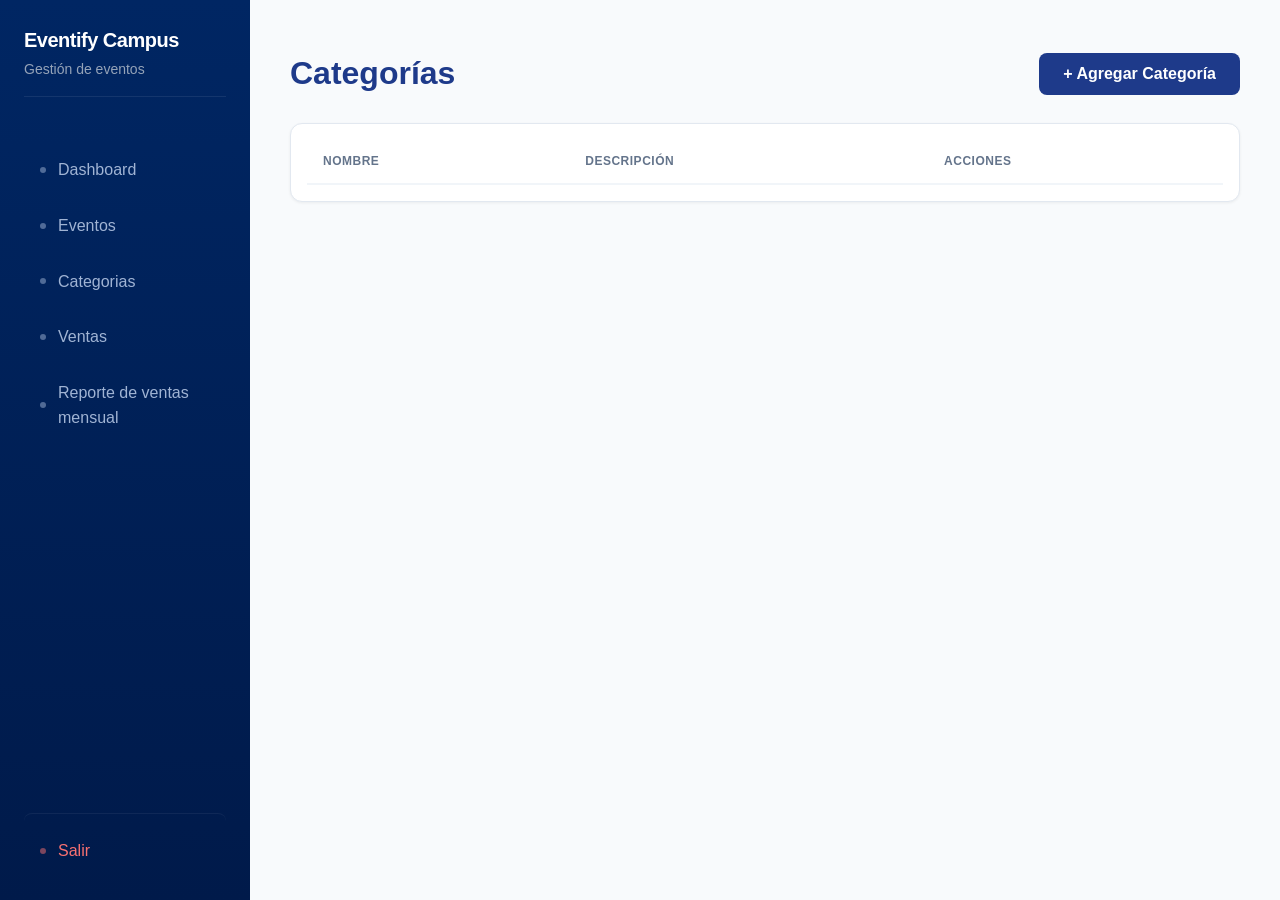
<file: Proyecto JS - Campuslands/pages/categorias.html>
<!DOCTYPE html>
<html lang="es">

<head>
    <meta charset="UTF-8">
    <meta name="viewport" content="width=device-width, initial-scale=1.0">
    <title>Gestión de Categorías - Eventify Campus</title>
    <link rel="icon" href="../resources/img/logo.jpeg">
    <link rel="stylesheet" href="../css/categorias.css">
    <link rel="stylesheet" href="../css/main.css">
</head>

<body>

    <div class="main-layout">

        <div id="sidebar-container"></div>

        <main class="dashboard-container">

            <section class="content">
                <header class="content-header">
                    <h1>Categorías</h1>
                    <button id="btn-nueva-categoria" class="btn-primary">+ Agregar Categoría</button>
                </header>

                <section class="table-container">
                    <table id="tabla-categorias">
                        <thead>
                            <tr>
                                <th>Nombre</th>
                                <th>Descripción</th>
                                <th>Acciones</th>
                            </tr>
                        </thead>
                        <tbody>
                        </tbody>
                    </table>
                </section>
            </section>
        </main>
    </div>

    <div id="modal-categoria" class="modal-categoria">
        <div class="modal-content-categoria">
            <h2 id="modal-titulo">Nueva Categoría</h2>
            <form id="form-categoria">
                <input type="hidden" id="cat-id">
                <div class="form-group">
                    <label>Nombre</label>
                    <input type="text" id="cat-nombre" required>
                </div>
                <div class="form-group">
                    <label>Descripción</label>
                    <textarea id="cat-desc"></textarea>
                </div>
                <button type="submit" class="btn-save">Guardar</button>
            </form>
        </div>
    </div>

    <script src="../js/main.js"></script>
    <script src="../js/categorias.js"></script>

</body>

</html>
</file>
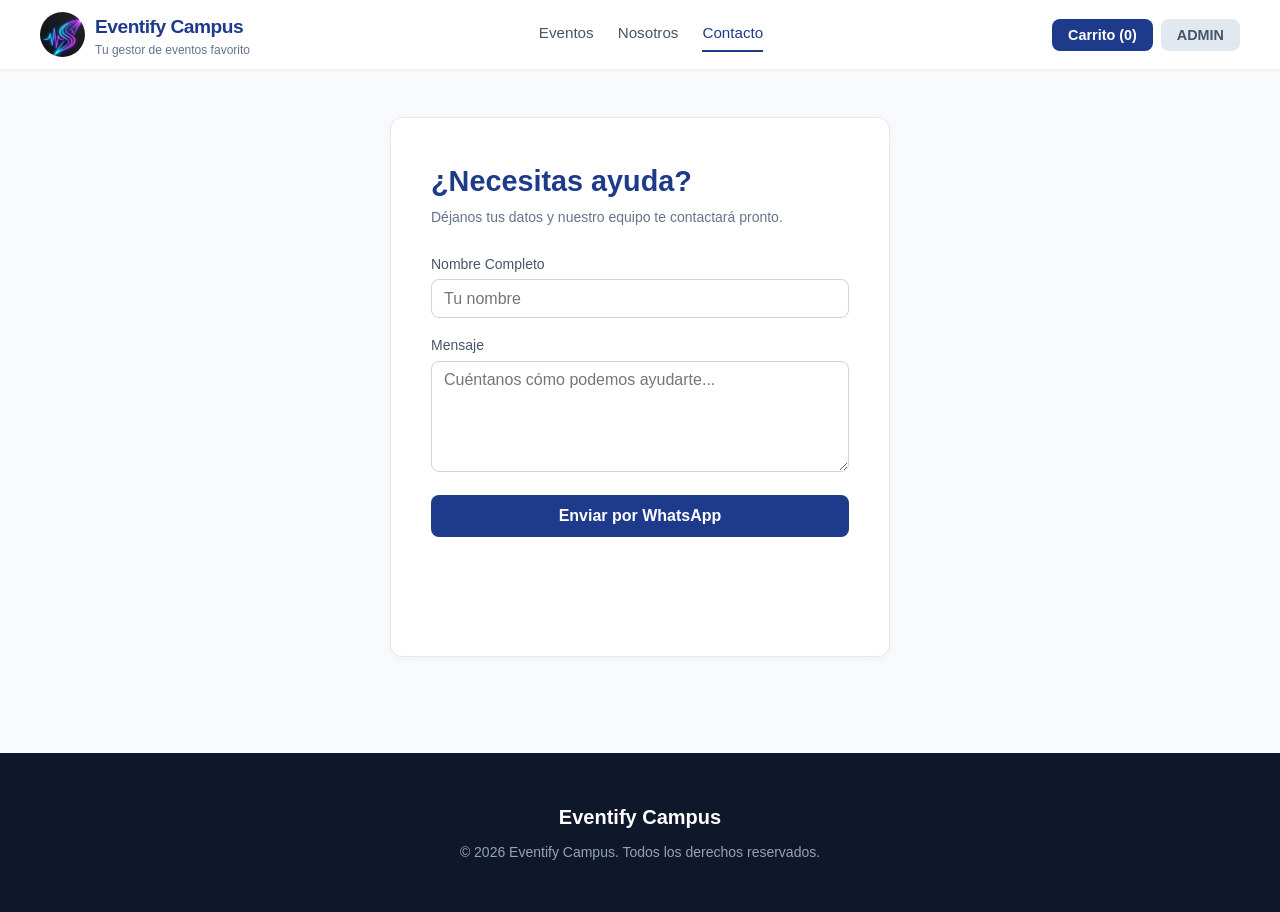
<file: Proyecto JS - Campuslands/pages/contacto.html>
<!DOCTYPE html>
<html lang="es">

<head>
    <meta charset="UTF-8">
    <meta name="viewport" content="width=device-width, initial-scale=1.0">
    <title>Contacto - Eventify Campus</title>
    <link rel="icon" href="../resources/img/logo.jpeg">
    <link rel="stylesheet" href="../css/main.css">
    <link rel="stylesheet" href="../css/contacto.css">
</head>

<body>

    <header class="navbar">
        <div class="logo-container">
            <div class="logo-icon">
                <a href="../index.html">
                    <img src="../resources/img/logo.jpeg" alt="logo">
                </a>
            </div>
            <div>
                <span class="logo-title">Eventify Campus</span>
                <p class="logo-subtitle">Tu gestor de eventos favorito</p>
            </div>
        </div>
        <nav class="nav-links">
            <a href="../index.html">Eventos</a>
            <a href="nostros.html">Nosotros</a>
            <a href="#" class="active">Contacto</a>
        </nav>
        <nav class="nav-acions">
            <button class="btn-carrito">Carrito</button>
            <a href="login.html">
                <button class="btn-panel">ADMIN</button>
            </a>
        </nav>
    </header>

    <main class="container">
        <section class="contact-section">
            <div class="contact-card">
                <h2>¿Necesitas ayuda?</h2>
                <p>Déjanos tus datos y nuestro equipo te contactará pronto.</p>

                <form id="form-contacto">
                    <div class="form-group">
                        <label for="nombre">Nombre Completo</label>
                        <input type="text" id="nombre" placeholder="Tu nombre" required>
                    </div>

                    <div class="form-group">
                        <label for="mensaje">Mensaje</label>
                        <textarea id="mensaje" rows="5" placeholder="Cuéntanos cómo podemos ayudarte..."
                            required></textarea>
                    </div>

                    <button type="submit" class="btn-primary">Enviar por WhatsApp</button>
                </form>
            </div>
        </section>
    </main>

    <footer class="main-footer">
        <h3>Eventify Campus</h3>
        <p>© 2026 Eventify Campus. Todos los derechos reservados.</p>
    </footer>

    <script src="../js/cliente.js"></script>
    <script src="../js/contacto.js"></script>
</body>

</html>
</file>
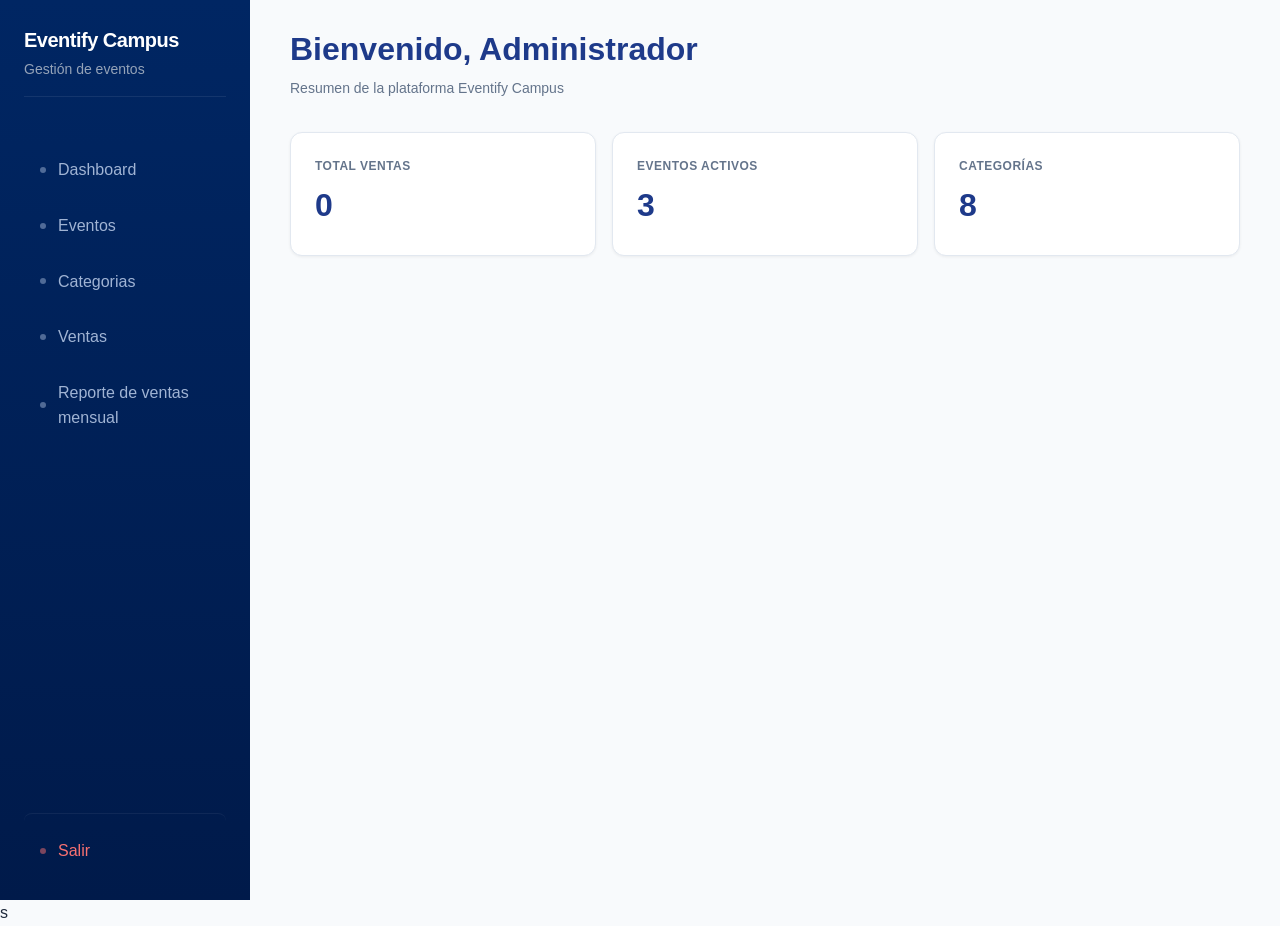
<file: Proyecto JS - Campuslands/pages/dasboard.html>
<!DOCTYPE html>
<html lang="es">

<head>
    <meta charset="UTF-8">
    <meta name="viewport" content="width=device-width, initial-scale=1.0">
    <title>Dashboard - Eventify Campus</title>
    <link rel="stylesheet" href="../css/main.css">
    <link rel="stylesheet" href="../css/dashboard.css">
</head>

<body>
    <div class="main-layout">
        <div id="sidebar-container"></div>

        <main class="content">
            <h1>Bienvenido, Administrador</h1>
            <p>Resumen de la plataforma Eventify Campus</p>

            <div class="stats-grid">
                <div class="card">
                    <h3>Total Ventas</h3>
                    <p id="stat-ventas">0</p>
                </div>
                <div class="card">
                    <h3>Eventos Activos</h3>
                    <p id="stat-eventos">0</p>
                </div>
                <div class="card">
                    <h3>Categorías</h3>
                    <p id="stat-categorias">0</p>
                </div>
            </div>
        </main>
    </div>

    <script src="../js/main.js"></script>
    <script src="../js/dashboard.js"></script>
</body>

</html>s
</file>
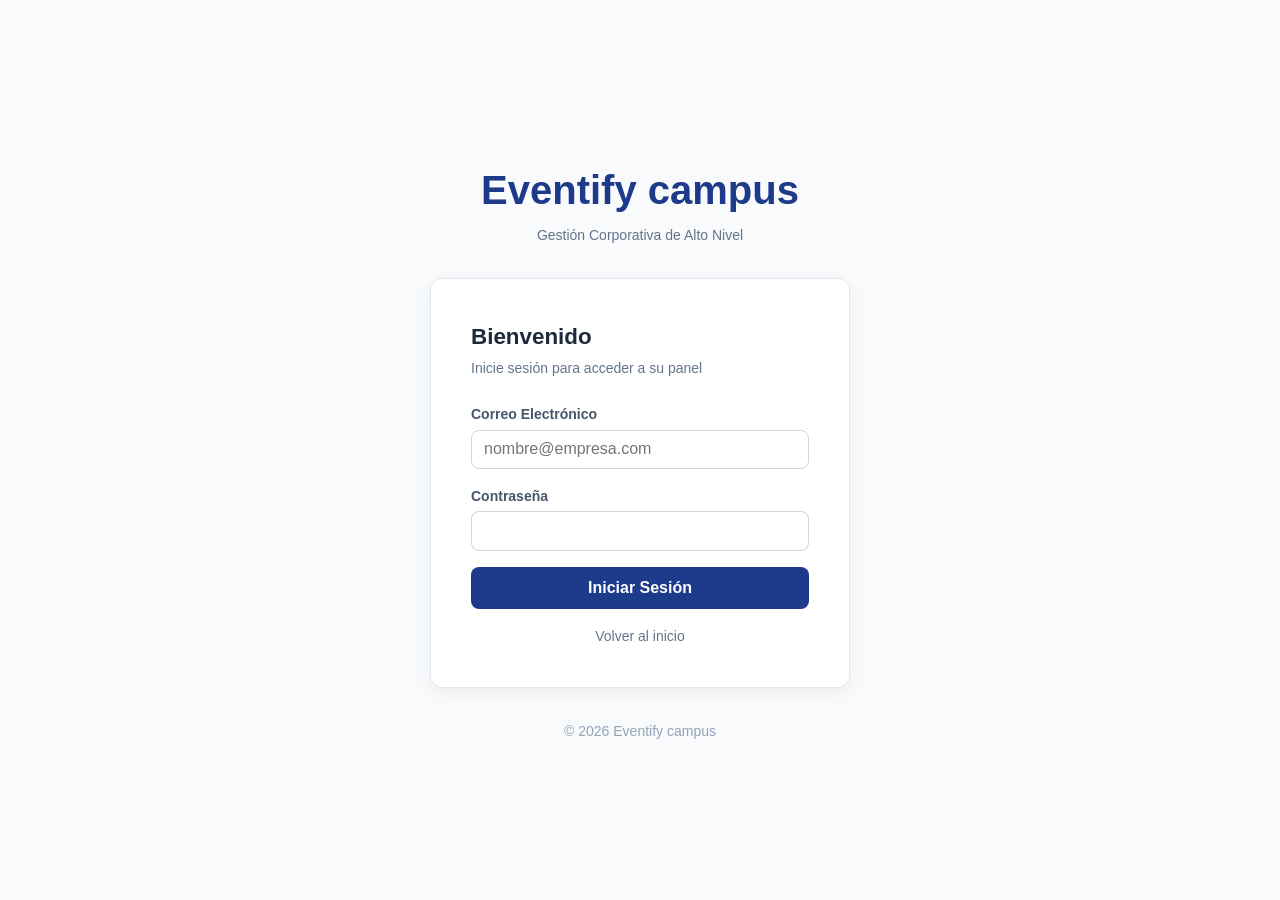
<file: Proyecto JS - Campuslands/pages/login.html>
<!DOCTYPE html>
<html lang="es">

<head>
    <meta charset="UTF-8">
    <meta name="viewport" content="width=device-width, initial-scale=1.0">
    <title>Eventify campus</title>
    <link rel="icon" href="../resources/img/logo.jpeg">
    <link rel="stylesheet" href="../css/main.css">
    <link rel="stylesheet" href="../css/login.css">
</head>

<body class="login-body">
    <header>
        <h1 class="titulo">Eventify campus</h1>
        <p>Gestión Corporativa de Alto Nivel</p>
    </header>

    <main class="login-main">
        <h2 class="subtitulo">Bienvenido</h2>
        <p>Inicie sesión para acceder a su panel</p>

        <form id="form">
            <label for="correo">Correo Electrónico</label>
            <input type="email" id="correo" placeholder="nombre@empresa.com" required>

            <label for="contrasena">Contraseña</label>
            <input type="password" id="contrasena" required>

            <button type="submit">Iniciar Sesión</button>
            <a href="../index.html">Volver al inicio</a>
        </form>
    </main>

    <footer>
        <p>© 2026 Eventify campus</p>
    </footer>

    <script src="../js/login.js"></script>
</body>

</html>
</file>
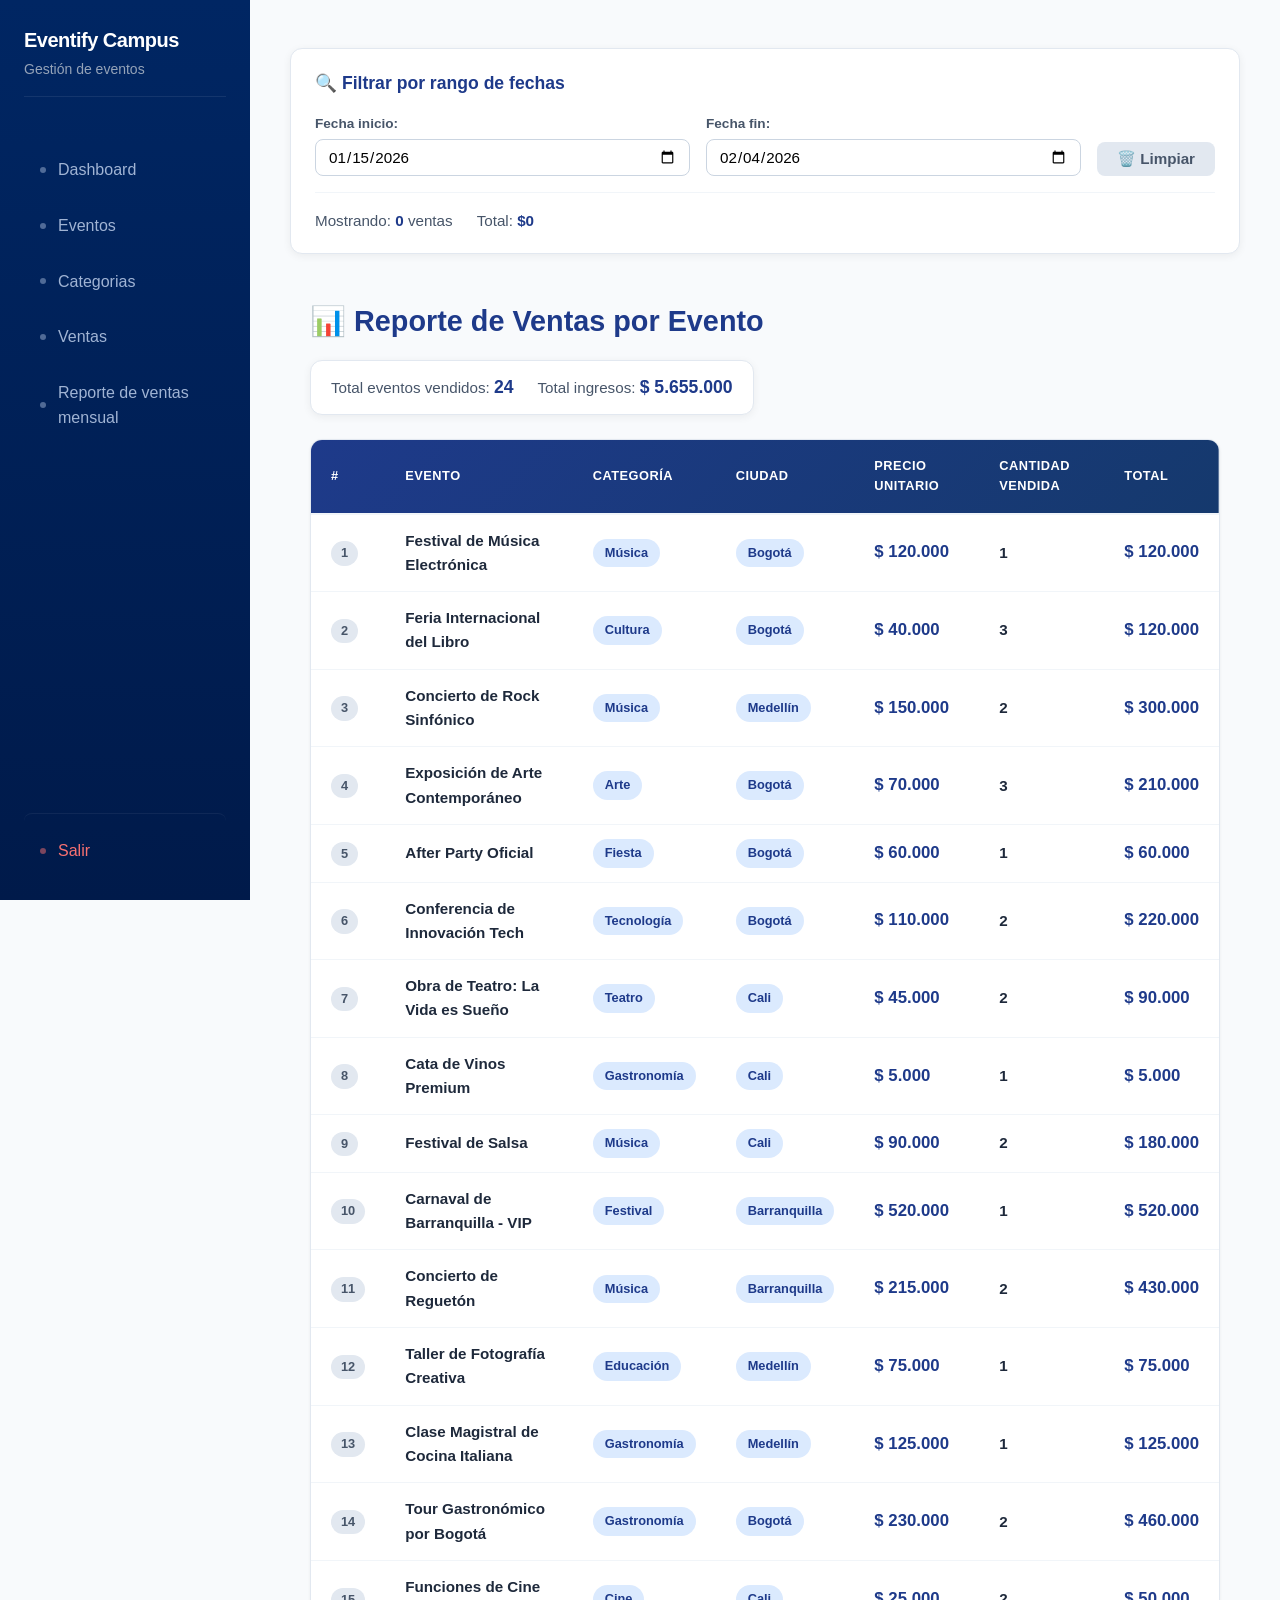
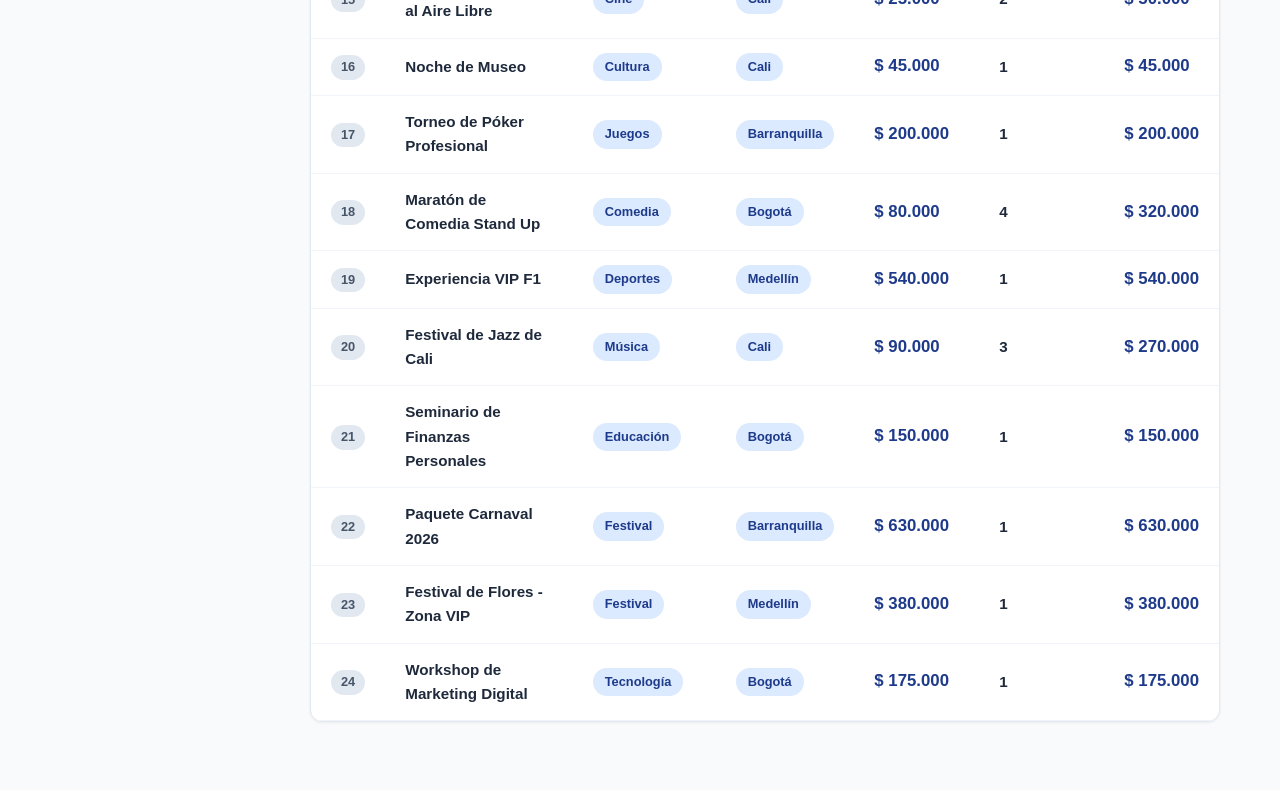
<file: Proyecto JS - Campuslands/pages/reporte_ventas.html>
<!DOCTYPE html>
<html lang="es">

<head>
    <meta charset="UTF-8">
    <meta name="viewport" content="width=device-width, initial-scale=1.0">
    <title>Reporte de ventas</title>
    <link rel="icon" href="../resources/img/logo.jpeg">
    <link rel="stylesheet" href="../css/main.css">
    <link rel="stylesheet" href="../css/reporte_ventas.css">
</head>

<body>

    <div class="main-layout">
        <div id="sidebar-container"></div>

        <main class="dashboard-container">
            <div class="content">
                <div class="filtros-panel">
                    <div class="filtros-header">
                        <h3>🔍 Filtrar por rango de fechas</h3>
                    </div>
                    <div class="filtros-body">
                        <div class="filtro-grupo">
                            <label for="fecha-inicio">Fecha inicio:</label>
                            <input type="date" id="fecha-inicio">
                        </div>
                        <div class="filtro-grupo">
                            <label for="fecha-fin">Fecha fin:</label>
                            <input type="date" id="fecha-fin">
                        </div>
                        <div class="filtro-acciones">
                            <button id="btn-limpiar" class="btn-limpiar">🗑️ Limpiar</button>
                        </div>
                    </div>
                    <div class="filtros-resultados">
                        <span id="ventas-filtradas-count">Mostrando: <strong>0</strong> ventas</span>
                        <span id="ventas-filtradas-total">Total: <strong>$0</strong></span>
                    </div>
                </div>

                <div id="tabla-ventas-container" class="ventas-container">

                </div>
            </div>
        </main>

    </div>


    <script src="../js/main.js"></script>
    <script src="../js/reporte_ventas.js"></script>
</body>

</html>
</file>
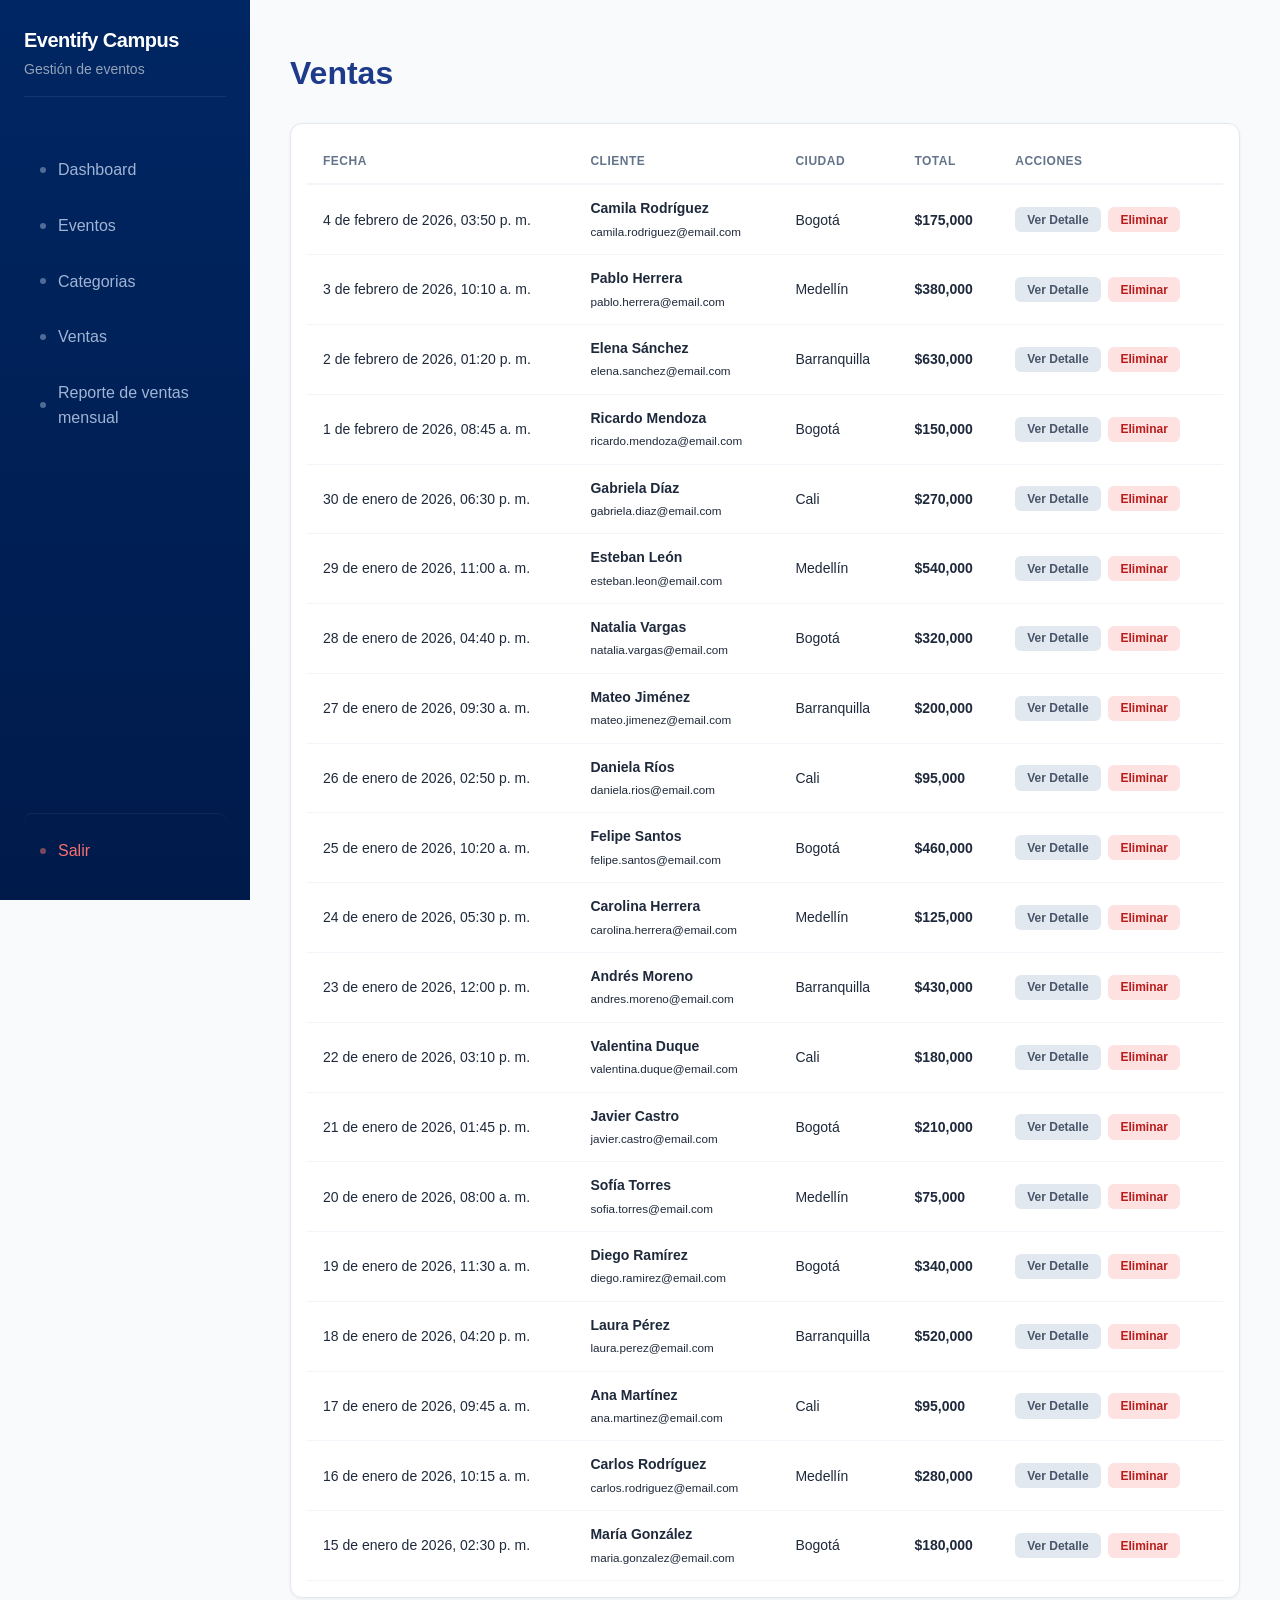
<file: Proyecto JS - Campuslands/pages/ventas.html>
<!DOCTYPE html>
<html lang="es">

<head>
    <meta charset="UTF-8">
    <meta name="viewport" content="width=device-width, initial-scale=1.0">
    <title>Gestión de Ventas - Eventify Campus</title>
    <link rel="icon" href="../resources/img/logo.jpeg">
    <link rel="stylesheet" href="../css/ventas.css">
    <link rel="stylesheet" href="../css/main.css">
</head>

<body>

    <div class="main-layout">
        <div id="sidebar-container"></div>

        <main class="dashboard-container">
            <section class="content">
                <header class="content-header">
                    <h1>Ventas</h1>
                </header>

                <section class="table-container">
                    <table id="tabla-ventas">
                        <thead>
                            <tr>
                                <th>Fecha</th>
                                <th>Cliente</th>
                                <th>Ciudad</th>
                                <th>Total</th>
                                <th>Acciones</th>
                            </tr>
                        </thead>
                        <tbody id="body-ventas">
                        </tbody>
                    </table>
                </section>
            </section>
        </main>
    </div>

    <div id="modal-detalle-venta" class="modal-overlay">
        <div class="eventos-modal-content">
            <h2>Detalle del Pedido</h2>
            <div id="contenido-detalle">
            </div>
            <button id="btn-cerrar-detalle" class="btn-cancel">Cerrar</button>
        </div>
    </div>

    <script src="../js/main.js"></script>
    <script src="../js/ventas.js"></script>
</body>

</html>
</file>
<file: Proyecto JS - Campuslands/css/categorias.css>
.main-layout {
    display: grid;
    grid-template-columns: var(--sidebar-width) 1fr;
    min-height: 100vh;
}

.content {
    padding: var(--spacing-lg) var(--container-padding);
    overflow-y: auto;
    max-width: 1200px;
    margin: 0 auto;
    width: 100%;
}

.content-header {
    display: flex;
    justify-content: space-between;
    align-items: center;
    margin-bottom: var(--spacing-lg);
    flex-wrap: wrap;
    gap: var(--spacing-sm);
}

.content-header h1 {
    font-size: clamp(1.3rem, 3vw, 2rem);
    color: var(--color-primary);
    margin: 0;
}

.btn-primary {
    background-color: var(--color-primary);
    color: white;
    padding: 0.5rem 1rem;
    border: none;
    border-radius: var(--border-radius-md);
    cursor: pointer;
    font-weight: 600;
    font-size: var(--font-size-sm);
    transition: all 0.2s, transform 0.1s;
    white-space: nowrap;
}

.btn-primary:hover {
    background-color: var(--color-primary-dark);
}

.btn-primary:active {
    transform: scale(0.96);
}

.modal-categoria {
    display: none;
    position: fixed;
    top: 0;
    left: 0;
    width: 100%;
    height: 100%;
    background: rgba(0, 0, 0, 0.6);
    backdrop-filter: blur(4px);
    justify-content: center;
    align-items: center;
    z-index: 1000;
    padding: var(--spacing-md);
}

.modal-categoria.is-active {
    display: flex;
}

.modal-content-categoria {
    background: var(--color-bg-white);
    padding: var(--spacing-xl);
    border-radius: var(--border-radius-lg);
    width: 100%;
    max-width: 400px;
    box-shadow: 0 20px 60px rgba(0, 0, 0, 0.15);
    animation: modalFadeIn 0.25s ease;
}

.modal-content-categoria h2 {
    margin-top: 0;
    margin-bottom: var(--spacing-lg);
    color: var(--color-primary);
    font-size: var(--font-size-xl);
}

@keyframes modalFadeIn {
    from {
        opacity: 0;
        transform: scale(0.95) translateY(10px);
    }

    to {
        opacity: 1;
        transform: scale(1) translateY(0);
    }
}

@media (max-width: 768px) {
    .main-layout {
        grid-template-columns: 1fr;
    }

    .content {
        padding: var(--spacing-md) var(--container-padding);
    }

    .content-header {
        flex-direction: column;
        align-items: stretch;
        gap: var(--spacing-sm);
    }

    .content-header h1 {
        font-size: 1.3rem;
    }

    .btn-primary {
        width: 100%;
        justify-content: center;
        padding: 0.6rem;
    }

    .modal-content-categoria {
        padding: var(--spacing-lg);
        margin: var(--spacing-sm);
        border-radius: var(--border-radius-md);
    }

    .table-container {
        margin: 0 calc(-1 * var(--container-padding));
        border-radius: 0;
        padding: var(--spacing-sm);
        overflow-x: auto;
    }

    table {
        font-size: var(--font-size-sm);
        min-width: 400px;
    }

    th,
    td {
        padding: 0.5rem 0.6rem;
    }

    table button {
        padding: 0.25rem 0.5rem;
        font-size: 0.65rem;
        margin-right: 2px;
    }
}

@media (min-width: 769px) and (max-width: 1024px) {
    .main-layout {
        grid-template-columns: 220px 1fr;
    }
}
</file>
<file: Proyecto JS - Campuslands/css/main.css>
*,
*::before,
*::after {
    margin: 0;
    padding: 0;
    box-sizing: border-box;
}

:root {

    --color-primary: #1e3a8a;
    --color-primary-dark: #15396d;
    --color-primary-light: #3b5ca8;
    --color-secondary: #f472b6;
    --color-bg-white: #ffffff;
    --color-bg-light: #f8fafc;
    --color-footer-bg: #0f172a;

    --text-primary: #1e293b;
    --text-secondary: #475569;
    --text-muted: #64748b;
    --text-light: #94a3b8;

    --border-radius-sm: 6px;
    --border-radius-md: 8px;
    --border-radius-lg: 12px;
    --border-radius-xl: 16px;
    --border-radius-pill: 9999px;

    --spacing-xs: 0.25rem;
    --spacing-sm: 0.5rem;
    --spacing-md: 1rem;
    --spacing-lg: 1.5rem;
    --spacing-xl: 2rem;
    --spacing-2xl: 3rem;
    --spacing-3xl: 4rem;

    --font-family-base: 'Segoe UI', Tahoma, Geneva, Verdana, sans-serif;
    --font-size-xs: 0.75rem;
    --font-size-sm: 0.875rem;
    --font-size-base: 1rem;
    --font-size-lg: 1.125rem;
    --font-size-xl: 1.25rem;
    --font-size-2xl: 1.5rem;
    --font-size-3xl: 2rem;
    --font-size-4xl: 2.5rem;

    --sidebar-width: 250px;
    --sidebar-width-collapsed: 0px;
    --navbar-height: 64px;
    --container-padding: clamp(1rem, 4vw, 3rem);
}

html {
    scroll-behavior: smooth;
    font-size: 16px;
}

body {
    min-height: 100vh;
    background: var(--color-bg-light);
    color: var(--text-primary);
    font-family: var(--font-family-base);
    line-height: 1.6;
    -webkit-font-smoothing: antialiased;
    -moz-osx-font-smoothing: grayscale;
}

img {
    max-width: 100%;
    height: auto;
    display: block;
}

a {
    text-decoration: none;
    color: inherit;
}

::-webkit-scrollbar {
    width: 6px;
    height: 6px;
}

::-webkit-scrollbar-track {
    background: var(--color-bg-light);
}

::-webkit-scrollbar-thumb {
    background: var(--color-primary);
    border-radius: var(--border-radius-pill);
}

::-webkit-scrollbar-thumb:hover {
    background: var(--color-primary-dark);
}

.navbar {
    display: flex;
    justify-content: space-between;
    align-items: center;
    padding: 0.75rem var(--container-padding);
    background: var(--color-bg-white);
    box-shadow: 0 1px 3px rgba(0, 0, 0, 0.08);
    position: sticky;
    top: 0;
    z-index: 1000;
    min-height: var(--navbar-height);
    gap: var(--spacing-sm);
    flex-wrap: wrap;
}

.logo-container {
    display: flex;
    align-items: center;
    gap: 10px;
    flex-shrink: 0;
}

.logo-icon img {
    width: clamp(35px, 5vw, 45px);
    height: clamp(35px, 5vw, 45px);
    object-fit: cover;
    border-radius: 50%;
}

.logo-title {
    font-weight: 800;
    color: var(--color-primary);
    font-size: clamp(0.95rem, 2.5vw, 1.2rem);
    letter-spacing: -0.5px;
}

.logo-subtitle {
    font-size: clamp(0.6rem, 1.5vw, 0.75rem);
    color: var(--text-muted);
    margin: 0;
    line-height: 1.2;
}

.nav-links {
    display: flex;
    gap: clamp(0.75rem, 2vw, 1.5rem);
    flex-wrap: wrap;
}

.nav-links a {
    text-decoration: none;
    color: var(--text-secondary);
    font-weight: 500;
    font-size: clamp(0.8rem, 1.5vw, 0.95rem);
    transition: color 0.2s;
    padding: 0.25rem 0;
    border-bottom: 2px solid transparent;
}

.nav-links a:hover,
.nav-links a.active {
    color: var(--color-primary);
    border-bottom-color: var(--color-primary);
}

.nav-acions {
    display: flex;
    gap: 8px;
    flex-wrap: wrap;
    align-items: center;
}

.btn-carrito {
    background: var(--color-primary);
    color: white;
    padding: 0.5rem 1rem;
    border-radius: var(--border-radius-md);
    border: none;
    cursor: pointer;
    font-weight: 600;
    font-size: clamp(0.75rem, 1.2vw, 0.9rem);
    transition: all 0.2s, transform 0.1s;
    white-space: nowrap;
}

.btn-carrito:hover {
    background: var(--color-primary-dark);
    transform: scale(1.02);
}

.btn-carrito:active {
    transform: scale(0.96);
}

.btn-panel {
    background: #e2e8f0;
    color: var(--text-secondary);
    padding: 0.5rem 1rem;
    border-radius: var(--border-radius-md);
    border: none;
    text-decoration: none;
    font-weight: 600;
    font-size: clamp(0.75rem, 1.2vw, 0.9rem);
    cursor: pointer;
    transition: all 0.2s;
    white-space: nowrap;
}

.btn-panel:hover {
    background: #cbd5e1;
}

.btn-primary {
    background-color: var(--color-primary);
    color: #fff;
    border: none;
    padding: 0.75rem 1.5rem;
    border-radius: var(--border-radius-md);
    cursor: pointer;
    font-weight: 600;
    font-size: var(--font-size-base);
    transition: all 0.3s, transform 0.1s;
    display: inline-flex;
    align-items: center;
    justify-content: center;
    gap: 8px;
}

.btn-primary:hover {
    background-color: var(--color-primary-dark);
    transform: translateY(-1px);
}

.btn-primary:active {
    transform: scale(0.97);
}

.btn-secondary {
    background-color: transparent;
    color: white;
    border: 1px solid rgba(255, 255, 255, 0.3);
    padding: 0.75rem 1.5rem;
    border-radius: var(--border-radius-md);
    cursor: pointer;
    transition: all 0.3s;
    font-weight: 600;
}

.btn-secondary:hover {
    background-color: rgba(255, 255, 255, 0.1);
}

.btn-small {
    padding: 0.4rem 0.8rem;
    font-size: var(--font-size-sm);
}

.main-footer {
    background-color: var(--color-footer-bg);
    color: #cbd5e1;
    text-align: center;
    padding: var(--spacing-2xl) var(--container-padding);
    margin-top: var(--spacing-2xl);
}

.main-footer h3 {
    color: white;
    margin-bottom: var(--spacing-sm);
    font-size: var(--font-size-xl);
}

.main-footer p {
    font-size: var(--font-size-sm);
    color: var(--text-light);
}

.sidebar {
    width: var(--sidebar-width);
    height: 100vh;
    background: #002663;
    background: linear-gradient(180deg, #002663 0%, #001a4a 100%);
    color: #ffffff;
    display: flex;
    flex-direction: column;
    padding: var(--spacing-lg);
    position: sticky;
    top: 0;
    flex-shrink: 0;
    overflow-y: auto;
    transition: transform 0.3s ease, width 0.3s ease;
    z-index: 999;
}

.sidebar .sidebar-header {
    margin-bottom: var(--spacing-2xl);
    padding-bottom: var(--spacing-md);
    border-bottom: 1px solid rgba(255, 255, 255, 0.08);
}

.sidebar .sidebar-header h2 {
    font-size: var(--font-size-xl);
    margin-bottom: 2px;
    color: #ffffff;
    letter-spacing: -0.5px;
}

.sidebar .sidebar-header p {
    font-size: var(--font-size-sm);
    color: #94a3b8;
    margin: 0;
}

.sidebar .sidebar-menu {
    display: flex;
    flex-direction: column;
    gap: 6px;
    flex: 1;
}

.sidebar .sidebar-menu a {
    color: #a0b4d4;
    text-decoration: none;
    padding: 0.75rem 1rem;
    border-radius: var(--border-radius-md);
    transition: all 0.2s;
    font-weight: 500;
    display: flex;
    align-items: center;
    gap: 12px;
    font-size: var(--font-size-base);
}

.sidebar .sidebar-menu a::before {
    content: '';
    width: 6px;
    height: 6px;
    background: currentColor;
    border-radius: 50%;
    opacity: 0.5;
    flex-shrink: 0;
}

.sidebar .sidebar-menu a:hover,
.sidebar .sidebar-menu a.active {
    background: rgba(255, 255, 255, 0.08);
    color: white;
}

.sidebar .sidebar-menu a.active::before {
    opacity: 1;
    background: var(--color-secondary);
}

.sidebar .sidebar-menu a:last-child {
    margin-top: auto;
    border-top: 1px solid rgba(255, 255, 255, 0.06);
    padding-top: var(--spacing-lg);
    color: #f87171;
}

.sidebar .sidebar-menu a:last-child:hover {
    background: rgba(248, 113, 113, 0.1);
    color: #fca5a5;
}

.sidebar-toggle {
    display: none;
    background: none;
    border: none;
    color: var(--text-primary);
    font-size: 1.5rem;
    cursor: pointer;
    padding: 0.5rem;
    border-radius: var(--border-radius-md);
    transition: all 0.2s;
}

.sidebar-toggle:hover {
    background: rgba(0, 0, 0, 0.05);
}

.sidebar-overlay {
    display: none;
    position: fixed;
    top: 0;
    left: 0;
    right: 0;
    bottom: 0;
    background: rgba(0, 0, 0, 0.4);
    z-index: 998;
    opacity: 0;
    transition: opacity 0.3s ease;
}

.sidebar-overlay.active {
    opacity: 1;
}

.main-layout {
    display: grid;
    grid-template-columns: var(--sidebar-width) 1fr;
    min-height: 100vh;
}

.content {
    padding: var(--spacing-lg) var(--container-padding);
    overflow-y: auto;
    max-width: 1200px;
    margin: 0 auto;
    width: 100%;
}

.content-header {
    display: flex;
    justify-content: space-between;
    align-items: center;
    margin-bottom: var(--spacing-lg);
    flex-wrap: wrap;
    gap: var(--spacing-md);
}

.content-header h1 {
    font-size: clamp(1.3rem, 4vw, 2rem);
    color: var(--color-primary);
    margin: 0;
}

.card {
    background: var(--color-bg-white);
    padding: var(--spacing-lg);
    border-radius: var(--border-radius-lg);
    box-shadow: 0 1px 3px rgba(0, 0, 0, 0.06);
    border: 1px solid #e2e8f0;
    transition: transform 0.2s, box-shadow 0.2s;
}

.card:hover {
    transform: translateY(-2px);
    box-shadow: 0 4px 12px rgba(0, 0, 0, 0.08);
}

.card h3 {
    font-size: var(--font-size-sm);
    text-transform: uppercase;
    color: var(--text-muted);
    margin-bottom: var(--spacing-sm);
    letter-spacing: 0.5px;
}

.card p {
    font-size: clamp(1.5rem, 4vw, 2rem);
    font-weight: 800;
    color: var(--color-primary);
    margin: 0;
}

.table-container {
    background: var(--color-bg-white);
    padding: var(--spacing-md);
    border-radius: var(--border-radius-lg);
    box-shadow: 0 1px 3px rgba(0, 0, 0, 0.06);
    border: 1px solid #e2e8f0;
    overflow-x: auto;
}

table {
    width: 100%;
    border-collapse: collapse;
    font-size: var(--font-size-sm);
    min-width: 500px;
}

th {
    text-align: left;
    color: var(--text-muted);
    padding: 0.75rem 1rem;
    border-bottom: 2px solid #f1f5f9;
    font-weight: 600;
    font-size: var(--font-size-xs);
    text-transform: uppercase;
    letter-spacing: 0.5px;
}

td {
    padding: 0.75rem 1rem;
    border-bottom: 1px solid #f1f5f9;
    color: var(--text-primary);
    vertical-align: middle;
}

td img {
    width: 40px;
    height: 40px;
    object-fit: cover;
    border-radius: var(--border-radius-sm);
}

table button {
    padding: 0.35rem 0.75rem;
    border: none;
    border-radius: var(--border-radius-sm);
    font-size: var(--font-size-xs);
    font-weight: 600;
    cursor: pointer;
    transition: all 0.2s;
    margin-right: 4px;
}

table button:first-child {
    background-color: #e2e8f0;
    color: var(--text-secondary);
}

table button:first-child:hover {
    background-color: #cbd5e1;
}

table button:last-child {
    background-color: #fee2e2;
    color: #b91c1c;
}

table button:last-child:hover {
    background-color: #fecaca;
}

table button:active {
    transform: scale(0.95);
}

.modal-overlay {
    display: none;
    position: fixed;
    top: 0;
    left: 0;
    width: 100%;
    height: 100%;
    background: rgba(0, 0, 0, 0.6);
    backdrop-filter: blur(4px);
    justify-content: center;
    align-items: center;
    z-index: 1000;
    padding: var(--spacing-md);
}

.modal-overlay.is-active {
    display: flex;
}

.modal-content,
.eventos-modal-content,
.modal-content-categoria {
    background: var(--color-bg-white);
    padding: var(--spacing-xl);
    border-radius: var(--border-radius-lg);
    width: 100%;
    max-width: 500px;
    max-height: 90vh;
    overflow-y: auto;
    box-shadow: 0 20px 60px rgba(0, 0, 0, 0.2);
    animation: modalFadeIn 0.25s ease;
}

@keyframes modalFadeIn {
    from {
        opacity: 0;
        transform: scale(0.95) translateY(10px);
    }

    to {
        opacity: 1;
        transform: scale(1) translateY(0);
    }
}

.modal-content h2,
.eventos-modal-content h2,
.modal-content-categoria h2 {
    margin-top: 0;
    margin-bottom: var(--spacing-lg);
    color: var(--color-primary);
    font-size: var(--font-size-xl);
}

.form-group {
    margin-bottom: var(--spacing-md);
}

.form-group label {
    display: block;
    margin-bottom: 4px;
    font-weight: 600;
    font-size: var(--font-size-sm);
    color: var(--text-primary);
}

.form-group input,
.form-group select,
.form-group textarea {
    width: 100%;
    padding: 0.6rem 0.75rem;
    border: 1px solid #cbd5e1;
    border-radius: var(--border-radius-md);
    font-family: inherit;
    font-size: var(--font-size-base);
    transition: border-color 0.2s, box-shadow 0.2s;
    background: var(--color-bg-white);
}

.form-group input:focus,
.form-group select:focus,
.form-group textarea:focus {
    outline: none;
    border-color: var(--color-primary);
    box-shadow: 0 0 0 3px rgba(30, 58, 138, 0.1);
}

.form-group textarea {
    resize: vertical;
    min-height: 80px;
}

.btn-save {
    width: 100%;
    padding: 0.75rem;
    background-color: var(--color-primary);
    color: white;
    border: none;
    border-radius: var(--border-radius-md);
    cursor: pointer;
    font-weight: 600;
    font-size: var(--font-size-base);
    transition: all 0.2s;
    margin-top: var(--spacing-sm);
}

.btn-save:hover {
    background-color: var(--color-primary-dark);
}

.btn-cancel {
    width: 100%;
    padding: 0.75rem;
    background-color: #e2e8f0;
    border: none;
    border-radius: var(--border-radius-md);
    cursor: pointer;
    font-weight: 600;
    margin-top: var(--spacing-sm);
    transition: all 0.2s;
}

.btn-cancel:hover {
    background-color: #cbd5e1;
}

@media (max-width: 480px) {
    :root {
        --container-padding: 0.75rem;
    }

    .navbar {
        padding: 0.5rem var(--container-padding);
    }

    .logo-title {
        font-size: 0.85rem;
    }

    .logo-subtitle {
        display: none;
    }

    .nav-links a {
        font-size: 0.75rem;
        padding: 0.2rem 0.4rem;
    }

    .btn-carrito,
    .btn-panel {
        padding: 0.35rem 0.6rem;
        font-size: 0.7rem;
    }

    .btn-primary {
        padding: 0.5rem 1rem;
        font-size: var(--font-size-sm);
    }

    .content {
        padding: var(--spacing-md) var(--container-padding);
    }

    .content-header {
        flex-direction: column;
        align-items: stretch;
        gap: var(--spacing-sm);
    }

    .content-header h1 {
        font-size: 1.2rem;
    }

    .sidebar {
        position: fixed;
        top: 0;
        left: 0;
        transform: translateX(-100%);
        width: 280px;
        height: 100vh;
        z-index: 999;
        padding: var(--spacing-md);
    }

    .sidebar.open {
        transform: translateX(0);
    }

    .sidebar-overlay {
        display: block;
    }

    .sidebar-toggle {
        display: flex;
        align-items: center;
        justify-content: center;
    }

    .main-layout {
        grid-template-columns: 1fr;
    }

    .main-layout .sidebar {
        display: flex;
    }

    .modal-content,
    .eventos-modal-content,
    .modal-content-categoria {
        padding: var(--spacing-lg);
        max-width: 100%;
        margin: var(--spacing-sm);
        border-radius: var(--border-radius-md);
    }

    .table-container {
        padding: var(--spacing-sm);
        border-radius: var(--border-radius-md);
        margin: 0 calc(-1 * var(--container-padding));
    }

    table {
        font-size: var(--font-size-xs);
        min-width: 400px;
    }

    th,
    td {
        padding: 0.5rem 0.6rem;
    }

    table button {
        padding: 0.25rem 0.5rem;
        font-size: 0.65rem;
    }
}

@media (min-width: 481px) and (max-width: 768px) {
    :root {
        --container-padding: 1.25rem;
    }

    .navbar {
        padding: 0.6rem var(--container-padding);
        gap: var(--spacing-sm);
    }

    .nav-links {
        gap: var(--spacing-sm);
    }

    .sidebar {
        position: fixed;
        top: 0;
        left: 0;
        transform: translateX(-100%);
        width: 280px;
        height: 100vh;
        z-index: 999;
    }

    .sidebar.open {
        transform: translateX(0);
    }

    .sidebar-overlay {
        display: block;
    }

    .sidebar-toggle {
        display: flex;
    }

    .main-layout {
        grid-template-columns: 1fr;
    }

    .main-layout .sidebar {
        display: flex;
    }

    .content {
        padding: var(--spacing-lg) var(--container-padding);
    }

    .content-header {
        flex-wrap: wrap;
        gap: var(--spacing-sm);
    }

    .content-header h1 {
        font-size: 1.4rem;
    }

    .table-container {
        margin: 0 calc(-1 * var(--container-padding));
        border-radius: 0;
    }

    table {
        font-size: var(--font-size-sm);
        min-width: 450px;
    }
}

@media (min-width: 769px) and (max-width: 1024px) {
    :root {
        --container-padding: 1.5rem;
    }

    .main-layout {
        grid-template-columns: 220px 1fr;
    }

    .sidebar {
        width: 220px;
        padding: var(--spacing-md);
    }

    .sidebar .sidebar-header h2 {
        font-size: var(--font-size-lg);
    }

    .content {
        padding: var(--spacing-xl) var(--container-padding);
    }

    table {
        font-size: var(--font-size-sm);
        min-width: auto;
    }
}

@media (min-width: 1025px) {
    .sidebar-toggle {
        display: none;
    }

    .sidebar-overlay {
        display: none;
    }

    .main-layout {
        grid-template-columns: var(--sidebar-width) 1fr;
    }

    .sidebar {
        position: sticky;
        transform: none;
        width: var(--sidebar-width);
    }
}

@media (min-width: 1200px) {
    :root {
        --container-padding: 2.5rem;
    }

    .content {
        max-width: 1200px;
        margin: 0 auto;
        padding: var(--spacing-2xl) var(--container-padding);
    }

    .sidebar {
        width: var(--sidebar-width);
    }
}

@media (prefers-reduced-motion: reduce) {

    *,
    *::before,
    *::after {
        animation-duration: 0.01ms;
        animation-iteration-count: 1;
        transition-duration: 0.01ms;
    }
}
</file>
<file: Proyecto JS - Campuslands/css/contacto.css>
/* ============================================
   contacto.css - Página Contacto responsive
   ============================================ */

.contact-section {
    display: flex;
    justify-content: center;
    padding: var(--spacing-2xl) var(--container-padding);
    min-height: calc(100vh - var(--navbar-height) - 200px);
}

.contact-card {
    background: var(--color-bg-white);
    padding: clamp(1.5rem, 5vw, 2.5rem);
    border-radius: var(--border-radius-lg);
    box-shadow: 0 2px 12px rgba(0, 0, 0, 0.04);
    width: 100%;
    max-width: 500px;
    border: 1px solid #e2e8f0;
}

.contact-card h2 {
    color: var(--color-primary);
    margin-bottom: 2px;
    font-size: clamp(1.3rem, 3vw, 1.8rem);
}

.contact-card>p {
    color: var(--text-muted);
    margin-bottom: var(--spacing-lg);
    font-size: var(--font-size-sm);
}

/* Formulario */
#form-contacto .form-group {
    margin-bottom: var(--spacing-md);
}

#form-contacto .form-group label {
    display: block;
    margin-bottom: 4px;
    font-weight: 500;
    color: var(--text-secondary);
    font-size: var(--font-size-sm);
}

#form-contacto .form-group input,
#form-contacto .form-group textarea {
    width: 100%;
    padding: 0.6rem 0.75rem;
    border: 1px solid #d1d5db;
    border-radius: var(--border-radius-md);
    font-family: inherit;
    font-size: var(--font-size-base);
    transition: border-color 0.2s, box-shadow 0.2s;
    background: var(--color-bg-white);
}

#form-contacto .form-group input:focus,
#form-contacto .form-group textarea:focus {
    outline: none;
    border-color: var(--color-primary);
    box-shadow: 0 0 0 3px rgba(30, 58, 138, 0.08);
}

#form-contacto .form-group textarea {
    resize: vertical;
    min-height: 100px;
}

.btn-primary {
    width: 100%;
    padding: 0.75rem;
    font-size: var(--font-size-base);
    font-weight: 600;
    background-color: var(--color-primary);
    color: white;
    border: none;
    border-radius: var(--border-radius-md);
    cursor: pointer;
    transition: background 0.2s, transform 0.1s;
}

.btn-primary:hover {
    background-color: var(--color-primary-dark);
}

.btn-primary:active {
    transform: scale(0.98);
}

/* ============================================
   BREAKPOINTS - contacto.css
   ============================================ */

@media (max-width: 480px) {
    .contact-section {
        padding: var(--spacing-lg) var(--container-padding);
        min-height: auto;
    }

    .contact-card {
        padding: var(--spacing-lg);
        border-radius: var(--border-radius-md);
    }

    #form-contacto .form-group input,
    #form-contacto .form-group textarea {
        padding: 0.5rem 0.6rem;
        font-size: var(--font-size-sm);
    }

    .btn-primary {
        padding: 0.6rem;
    }
}
</file>
<file: Proyecto JS - Campuslands/css/dashboard.css>
.main-layout {
    display: grid;
    grid-template-columns: var(--sidebar-width) 1fr;
    min-height: 100vh;
}

.content {
    padding: var(--spacing-lg) var(--container-padding);
    background-color: var(--color-bg-light);
    max-width: 1200px;
    margin: 0 auto;
    width: 100%;
}

.content h1 {
    color: var(--color-primary);
    font-size: clamp(1.3rem, 3vw, 2rem);
    margin-bottom: 2px;
}

.content>p {
    color: var(--text-muted);
    margin-bottom: var(--spacing-xl);
    font-size: var(--font-size-sm);
}

.stats-grid {
    display: grid;
    grid-template-columns: repeat(auto-fit, minmax(min(200px, 100%), 1fr));
    gap: var(--spacing-md);
}

.card {
    background: var(--color-bg-white);
    padding: var(--spacing-lg);
    border-radius: var(--border-radius-lg);
    box-shadow: 0 1px 3px rgba(0, 0, 0, 0.06);
    border: 1px solid #e2e8f0;
    transition: transform 0.2s, box-shadow 0.2s;
}

.card:hover {
    transform: translateY(-2px);
    box-shadow: 0 4px 12px rgba(0, 0, 0, 0.06);
}

.card h3 {
    font-size: var(--font-size-xs);
    text-transform: uppercase;
    color: var(--text-muted);
    margin-bottom: var(--spacing-xs);
    letter-spacing: 0.5px;
}

.card p {
    font-size: clamp(1.5rem, 4vw, 2rem);
    font-weight: 800;
    color: var(--color-primary);
    margin: 0;
}

@media (max-width: 768px) {
    .main-layout {
        grid-template-columns: 1fr;
    }

    .content {
        padding: var(--spacing-md) var(--container-padding);
    }

    .content h1 {
        font-size: 1.3rem;
    }

    .stats-grid {
        grid-template-columns: 1fr 1fr;
        gap: var(--spacing-sm);
    }

    .card {
        padding: var(--spacing-md);
    }

    .card p {
        font-size: 1.5rem;
    }
}

@media (max-width: 480px) {
    .stats-grid {
        grid-template-columns: 1fr;
    }

    .card {
        padding: var(--spacing-sm);
        text-align: center;
    }

    .card h3 {
        font-size: 0.7rem;
    }

    .card p {
        font-size: 1.3rem;
    }
}

@media (min-width: 769px) and (max-width: 1024px) {
    .main-layout {
        grid-template-columns: 220px 1fr;
    }

    .stats-grid {
        grid-template-columns: repeat(3, 1fr);
    }
}
</file>
<file: Proyecto JS - Campuslands/css/login.css>
.login-body {
    background-color: var(--color-bg-light);
    display: flex;
    flex-direction: column;
    align-items: center;
    justify-content: center;
    min-height: 100vh;
    padding: var(--spacing-md);
}

.login-body header {
    text-align: center;
    margin-bottom: var(--spacing-xl);
}

.login-body header .titulo {
    color: var(--color-primary);
    font-size: clamp(1.5rem, 5vw, 2.5rem);
    margin-bottom: 2px;
    font-weight: 800;
}

.login-body header p {
    color: var(--text-muted);
    font-weight: 500;
    font-size: var(--font-size-sm);
}

.login-main {
    background: var(--color-bg-white);
    padding: clamp(1.5rem, 5vw, 2.5rem);
    border-radius: var(--border-radius-lg);
    box-shadow: 0 4px 20px rgba(0, 0, 0, 0.06);
    width: 100%;
    max-width: 420px;
    border: 1px solid #e2e8f0;
}

.login-main .subtitulo {
    color: var(--text-primary);
    margin-bottom: 2px;
    font-size: clamp(1.1rem, 2vw, 1.4rem);
}

.login-main>p {
    color: var(--text-muted);
    font-size: var(--font-size-sm);
    margin-bottom: var(--spacing-lg);
}

#form label {
    display: block;
    margin-bottom: 4px;
    font-weight: 600;
    color: var(--text-secondary);
    font-size: var(--font-size-sm);
}

#form input {
    width: 100%;
    padding: 0.6rem 0.75rem;
    border: 1px solid #d1d5db;
    border-radius: var(--border-radius-md);
    margin-bottom: var(--spacing-md);
    font-size: var(--font-size-base);
    transition: border-color 0.2s, box-shadow 0.2s;
    background: var(--color-bg-white);
}

#form input:focus {
    outline: none;
    border-color: var(--color-primary);
    box-shadow: 0 0 0 3px rgba(30, 58, 138, 0.08);
}

#form button {
    width: 100%;
    padding: 0.75rem;
    background-color: var(--color-primary);
    color: white;
    border: none;
    border-radius: var(--border-radius-md);
    font-weight: 600;
    font-size: var(--font-size-base);
    cursor: pointer;
    transition: all 0.3s, transform 0.1s;
}

#form button:hover {
    background-color: var(--color-primary-dark);
}

#form button:active {
    transform: scale(0.98);
}

#form a {
    display: block;
    text-align: center;
    margin-top: var(--spacing-md);
    color: var(--text-muted);
    text-decoration: none;
    font-size: var(--font-size-sm);
    transition: color 0.2s;
}

#form a:hover {
    color: var(--color-primary);
}

hr {
    border: 0;
    border-top: 1px solid #e2e8f0;
    margin: var(--spacing-lg) 0;
}

.login-body footer {
    margin-top: var(--spacing-xl);
    text-align: center;
    color: var(--text-light);
    font-size: var(--font-size-sm);
}

@media (max-width: 480px) {
    .login-main {
        padding: var(--spacing-lg);
        border-radius: var(--border-radius-md);
    }

    #form input {
        padding: 0.5rem 0.6rem;
        font-size: var(--font-size-sm);
    }

    #form button {
        padding: 0.6rem;
    }

    .login-body header .titulo {
        font-size: 1.5rem;
    }
}
</file>
<file: Proyecto JS - Campuslands/css/reporte_ventas.css>
.ventas-container {
    padding: 20px;
    max-width: 1400px;
    margin: 0 auto;
}

.ventas-header {
    display: flex;
    justify-content: space-between;
    align-items: center;
    margin-bottom: 24px;
    flex-wrap: wrap;
    gap: 16px;
}

.ventas-header h2 {
    font-size: 1.8rem;
    color: var(--color-primary);
    margin: 0;
}

.ventas-stats {
    display: flex;
    gap: 24px;
    background: var(--color-bg-white);
    padding: 12px 20px;
    border-radius: var(--border-radius-lg);
    box-shadow: 0 2px 8px rgba(0, 0, 0, 0.06);
    border: 1px solid #e2e8f0;
}

.ventas-stats span {
    color: var(--text-secondary);
    font-size: 0.95rem;
}

.ventas-stats strong {
    color: var(--color-primary);
    font-size: 1.1rem;
}

.table-wrapper {
    background: var(--color-bg-white);
    border-radius: var(--border-radius-lg);
    overflow: hidden;
    box-shadow: 0 1px 3px rgba(0, 0, 0, 0.06);
    border: 1px solid #e2e8f0;
}

.ventas-table {
    width: 100%;
    border-collapse: collapse;
    font-size: 0.95rem;
}

.ventas-table thead {
    background: linear-gradient(135deg, var(--color-primary) 0%, var(--color-primary-dark) 100%);
}

.ventas-table thead th {
    color: white;
    padding: 16px 20px;
    text-align: left;
    font-weight: 600;
    text-transform: uppercase;
    font-size: 0.8rem;
    letter-spacing: 0.5px;
}

.ventas-table tbody tr {
    border-bottom: 1px solid #f1f5f9;
    transition: background 0.2s;
}

.ventas-table tbody tr:hover {
    background: #f8fafc;
}

.ventas-table tbody tr:last-child {
    border-bottom: none;
}

.ventas-table tbody td {
    padding: 14px 20px;
    vertical-align: middle;
}

.badge {
    display: inline-block;
    background: #e2e8f0;
    color: var(--text-secondary);
    padding: 2px 10px;
    border-radius: var(--border-radius-pill);
    font-size: 0.8rem;
    font-weight: 600;
}

.city-tag {
    display: inline-block;
    background: #dbeafe;
    color: var(--color-primary);
    padding: 4px 12px;
    border-radius: var(--border-radius-pill);
    font-size: 0.8rem;
    font-weight: 600;
}

.price {
    font-weight: 700;
    color: var(--color-primary);
    font-size: 1.05rem;
}

.detalles-cell {
    display: flex;
    flex-direction: column;
    gap: 6px;
    max-width: 300px;
}

.detalles-text {
    color: var(--text-secondary);
    font-size: 0.85rem;
    line-height: 1.4;
}

.detalles-mas {
    color: var(--text-muted);
    font-size: 0.75rem;
    font-style: italic;
}

.btn-ver-detalles {
    background: var(--color-primary);
    color: white;
    border: none;
    padding: 4px 14px;
    border-radius: var(--border-radius-sm);
    font-size: 0.75rem;
    font-weight: 600;
    cursor: pointer;
    transition: all 0.2s;
    align-self: flex-start;
    margin-top: 2px;
}

.btn-ver-detalles:hover {
    background: var(--color-primary-dark);
    transform: scale(1.02);
}

.btn-ver-detalles:active {
    transform: scale(0.95);
}

.modal-overlay {
    display: none;
    position: fixed;
    top: 0;
    left: 0;
    width: 100%;
    height: 100%;
    background: rgba(0, 0, 0, 0.6);
    backdrop-filter: blur(4px);
    justify-content: center;
    align-items: center;
    z-index: 1000;
    padding: 20px;
}

.modal-overlay.is-active {
    display: flex;
}

.modal-content {
    background: var(--color-bg-white);
    border-radius: var(--border-radius-lg);
    max-width: 600px;
    width: 100%;
    max-height: 90vh;
    overflow-y: auto;
    animation: modalFadeIn 0.25s ease;
}

.modal-header {
    display: flex;
    justify-content: space-between;
    align-items: center;
    padding: 20px 24px;
    border-bottom: 1px solid #e2e8f0;
    background: linear-gradient(135deg, var(--color-primary) 0%, var(--color-primary-dark) 100%);
    border-radius: var(--border-radius-lg) var(--border-radius-lg) 0 0;
}

.modal-header h3 {
    color: white;
    margin: 0;
    font-size: 1.2rem;
}

.modal-close {
    background: rgba(255, 255, 255, 0.1);
    border: none;
    color: white;
    font-size: 1.5rem;
    cursor: pointer;
    width: 32px;
    height: 32px;
    border-radius: 50%;
    display: flex;
    align-items: center;
    justify-content: center;
    transition: background 0.2s;
}

.modal-close:hover {
    background: rgba(255, 255, 255, 0.2);
}

.modal-body {
    padding: 24px;
}

.cliente-info {
    background: #f8fafc;
    padding: 16px;
    border-radius: var(--border-radius-md);
    margin-bottom: 20px;
    display: grid;
    grid-template-columns: 1fr 1fr;
    gap: 8px 24px;
}

.cliente-info p {
    margin: 4px 0;
    font-size: 0.9rem;
    color: var(--text-secondary);
}

.cliente-info strong {
    color: var(--text-primary);
}

.detalles-lista {
    margin-top: 16px;
}

.detalles-lista h4 {
    color: var(--text-primary);
    margin: 0 0 12px 0;
    font-size: 1rem;
}

.detalles-header {
    display: grid;
    grid-template-columns: 2fr 1fr 1fr 1fr;
    gap: 12px;
    padding: 8px 12px;
    background: #f1f5f9;
    border-radius: var(--border-radius-sm);
    font-weight: 600;
    font-size: 0.8rem;
    color: var(--text-muted);
    margin-bottom: 8px;
}

.detalle-item {
    display: grid;
    grid-template-columns: 2fr 1fr 1fr 1fr;
    gap: 12px;
    padding: 8px 12px;
    border-bottom: 1px solid #f1f5f9;
    font-size: 0.9rem;
    align-items: center;
}

.detalle-item:last-child {
    border-bottom: none;
}

.detalle-nombre {
    color: var(--text-primary);
    font-weight: 500;
}

.detalle-cantidad {
    color: var(--text-secondary);
    text-align: center;
}

.detalle-precio {
    color: var(--text-secondary);
}

.detalle-subtotal {
    color: var(--color-primary);
    font-weight: 600;
}

.detalles-total {
    margin-top: 16px;
    padding-top: 16px;
    border-top: 2px solid #e2e8f0;
    text-align: right;
    font-size: 1.1rem;
    color: var(--text-primary);
}

.detalles-total strong {
    color: var(--color-primary);
    font-size: 1.2rem;
}

/* Mensaje de error */
.error-message {
    background: #fee2e2;
    color: #b91c1c;
    padding: 20px;
    border-radius: var(--border-radius-lg);
    text-align: center;
    border: 1px solid #fecaca;
}

.error-message strong {
    display: block;
    font-size: 1.1rem;
    margin-bottom: 8px;
}

.error-message small {
    color: #991b1b;
}

/* Panel de filtros */
.filtros-panel {
    background: var(--color-bg-white);
    border-radius: var(--border-radius-lg);
    padding: 20px 24px;
    margin-bottom: 24px;
    box-shadow: 0 2px 8px rgba(0, 0, 0, 0.06);
    border: 1px solid #e2e8f0;
}

.filtros-header {
    margin-bottom: 16px;
}

.filtros-header h3 {
    color: var(--color-primary);
    font-size: 1.1rem;
    margin: 0;
}

.filtros-body {
    display: flex;
    flex-wrap: wrap;
    align-items: flex-end;
    gap: 16px;
}

.filtro-grupo {
    display: flex;
    flex-direction: column;
    gap: 4px;
    flex: 1;
    min-width: 150px;
}

.filtro-grupo label {
    font-size: 0.85rem;
    font-weight: 600;
    color: var(--text-secondary);
}

.filtro-grupo input[type="date"] {
    padding: 8px 12px;
    border: 1px solid #cbd5e1;
    border-radius: var(--border-radius-md);
    font-family: inherit;
    font-size: 0.95rem;
    background: var(--color-bg-white);
    transition: border-color 0.2s, box-shadow 0.2s;
    width: 100%;
}

.filtro-grupo input[type="date"]:focus {
    outline: none;
    border-color: var(--color-primary);
    box-shadow: 0 0 0 3px rgba(30, 58, 138, 0.1);
}

.filtro-acciones {
    display: flex;
    gap: 10px;
    flex-wrap: wrap;
}

.btn-limpiar {
    background: #e2e8f0;
    color: var(--text-secondary);
    border: none;
    padding: 8px 20px;
    border-radius: var(--border-radius-md);
    font-weight: 600;
    cursor: pointer;
    transition: all 0.2s;
    font-size: 0.95rem;
}

.btn-limpiar:hover {
    background: #cbd5e1;
}

.btn-limpiar:active {
    transform: scale(0.97);
}

.filtros-resultados {
    display: flex;
    gap: 24px;
    margin-top: 16px;
    padding-top: 16px;
    border-top: 1px solid #f1f5f9;
    font-size: 0.95rem;
    color: var(--text-secondary);
}

.filtros-resultados strong {
    color: var(--color-primary);
}

/* Estilos para los detalles completos */
.detalles-completos {
    font-size: 0.85rem;
    color: var(--text-secondary);
    line-height: 1.6;
    padding: 4px 0;
}

.detalles-completos br {
    display: block;
    content: "";
    margin: 2px 0;
}

@keyframes modalFadeIn {
    from {
        opacity: 0;
        transform: scale(0.95) translateY(10px);
    }

    to {
        opacity: 1;
        transform: scale(1) translateY(0);
    }
}

@media (max-width: 768px) {
    .ventas-header {
        flex-direction: column;
        align-items: stretch;
        gap: 12px;
    }

    .ventas-stats {
        flex-direction: column;
        gap: 8px;
        align-items: flex-start;
    }

    .ventas-table {
        font-size: 0.8rem;
    }

    .ventas-table thead th,
    .ventas-table tbody td {
        padding: 10px 12px;
    }

    .cliente-info {
        grid-template-columns: 1fr;
        gap: 4px;
    }

    .detalles-header,
    .detalle-item {
        grid-template-columns: 1.5fr 0.8fr 1fr 1fr;
        gap: 8px;
        font-size: 0.8rem;
    }

    .modal-content {
        margin: 16px;
        max-height: 95vh;
    }

    .modal-body {
        padding: 16px;
    }

    .filtros-body {
        flex-direction: column;
        gap: 12px;
    }

    .filtro-grupo {
        width: 100%;
        min-width: unset;
    }

    .filtro-acciones {
        width: 100%;
    }

    .btn-filtrar,
    .btn-limpiar {
        flex: 1;
        text-align: center;
    }

    .filtros-resultados {
        flex-direction: column;
        gap: 8px;
    }
}

@media (max-width: 480px) {
    .ventas-table {
        font-size: 0.7rem;
    }

    .ventas-table thead th,
    .ventas-table tbody td {
        padding: 6px 8px;
    }

    .detalles-header,
    .detalle-item {
        grid-template-columns: 1fr 0.6fr 0.8fr 0.8fr;
        gap: 4px;
        font-size: 0.7rem;
        padding: 6px 8px;
    }

    .btn-ver-detalles {
        font-size: 0.65rem;
        padding: 3px 10px;
    }

    .badge {
        font-size: 0.65rem;
        padding: 1px 8px;
    }

    .city-tag {
        font-size: 0.65rem;
        padding: 2px 8px;
    }

    .filtros-panel {
        padding: 16px;
    }

    .filtro-acciones {
        flex-direction: column;
    }

    .btn-filtrar,
    .btn-limpiar {
        width: 100%;
    }
}
</file>
<file: Proyecto JS - Campuslands/css/ventas.css>
.main-layout {
    display: grid;
    grid-template-columns: var(--sidebar-width) 1fr;
    min-height: 100vh;
}

.content {
    padding: var(--spacing-lg) var(--container-padding);
    overflow-y: auto;
    max-width: 1200px;
    margin: 0 auto;
    width: 100%;
}

.content-header {
    margin-bottom: var(--spacing-lg);
}

.content-header h1 {
    font-size: clamp(1.3rem, 3vw, 2rem);
    color: var(--color-primary);
    margin: 0;
}

.modal-overlay {
    display: none;
    position: fixed;
    top: 0;
    left: 0;
    width: 100%;
    height: 100%;
    background: rgba(0, 0, 0, 0.6);
    backdrop-filter: blur(4px);
    justify-content: center;
    align-items: center;
    z-index: 1000;
    padding: var(--spacing-md);
}

.modal-overlay.is-active {
    display: flex;
}

.eventos-modal-content {
    background: var(--color-bg-white);
    padding: var(--spacing-xl);
    border-radius: var(--border-radius-lg);
    width: 100%;
    max-width: 500px;
    max-height: 90vh;
    overflow-y: auto;
    box-shadow: 0 20px 60px rgba(0, 0, 0, 0.15);
    animation: modalFadeIn 0.25s ease;
}

.eventos-modal-content h2 {
    margin-top: 0;
    margin-bottom: var(--spacing-lg);
    color: var(--color-primary);
    font-size: var(--font-size-xl);
}

#contenido-detalle {
    margin-bottom: var(--spacing-md);
}

.btn-cancel {
    width: 100%;
    padding: 0.75rem;
    background-color: #e2e8f0;
    border: none;
    border-radius: var(--border-radius-md);
    cursor: pointer;
    font-weight: 600;
    font-size: var(--font-size-base);
    transition: all 0.2s;
}

.btn-cancel:hover {
    background-color: #cbd5e1;
}

@keyframes modalFadeIn {
    from {
        opacity: 0;
        transform: scale(0.95) translateY(10px);
    }

    to {
        opacity: 1;
        transform: scale(1) translateY(0);
    }
}

@media (max-width: 768px) {
    .main-layout {
        grid-template-columns: 1fr;
    }

    .content {
        padding: var(--spacing-md) var(--container-padding);
    }

    .content-header h1 {
        font-size: 1.3rem;
    }

    .eventos-modal-content {
        padding: var(--spacing-lg);
        margin: var(--spacing-sm);
        border-radius: var(--border-radius-md);
        max-height: 95vh;
    }

    .table-container {
        margin: 0 calc(-1 * var(--container-padding));
        border-radius: 0;
        padding: var(--spacing-sm);
        overflow-x: auto;
    }

    table {
        font-size: var(--font-size-sm);
        min-width: 400px;
    }

    th,
    td {
        padding: 0.5rem 0.6rem;
    }

    table button {
        padding: 0.25rem 0.5rem;
        font-size: 0.65rem;
        margin-right: 2px;
    }

    #contenido-detalle {
        font-size: var(--font-size-sm);
    }

    #contenido-detalle img {
        width: 32px;
        height: 32px;
    }
}

@media (min-width: 769px) and (max-width: 1024px) {
    .main-layout {
        grid-template-columns: 220px 1fr;
    }
}
</file>
